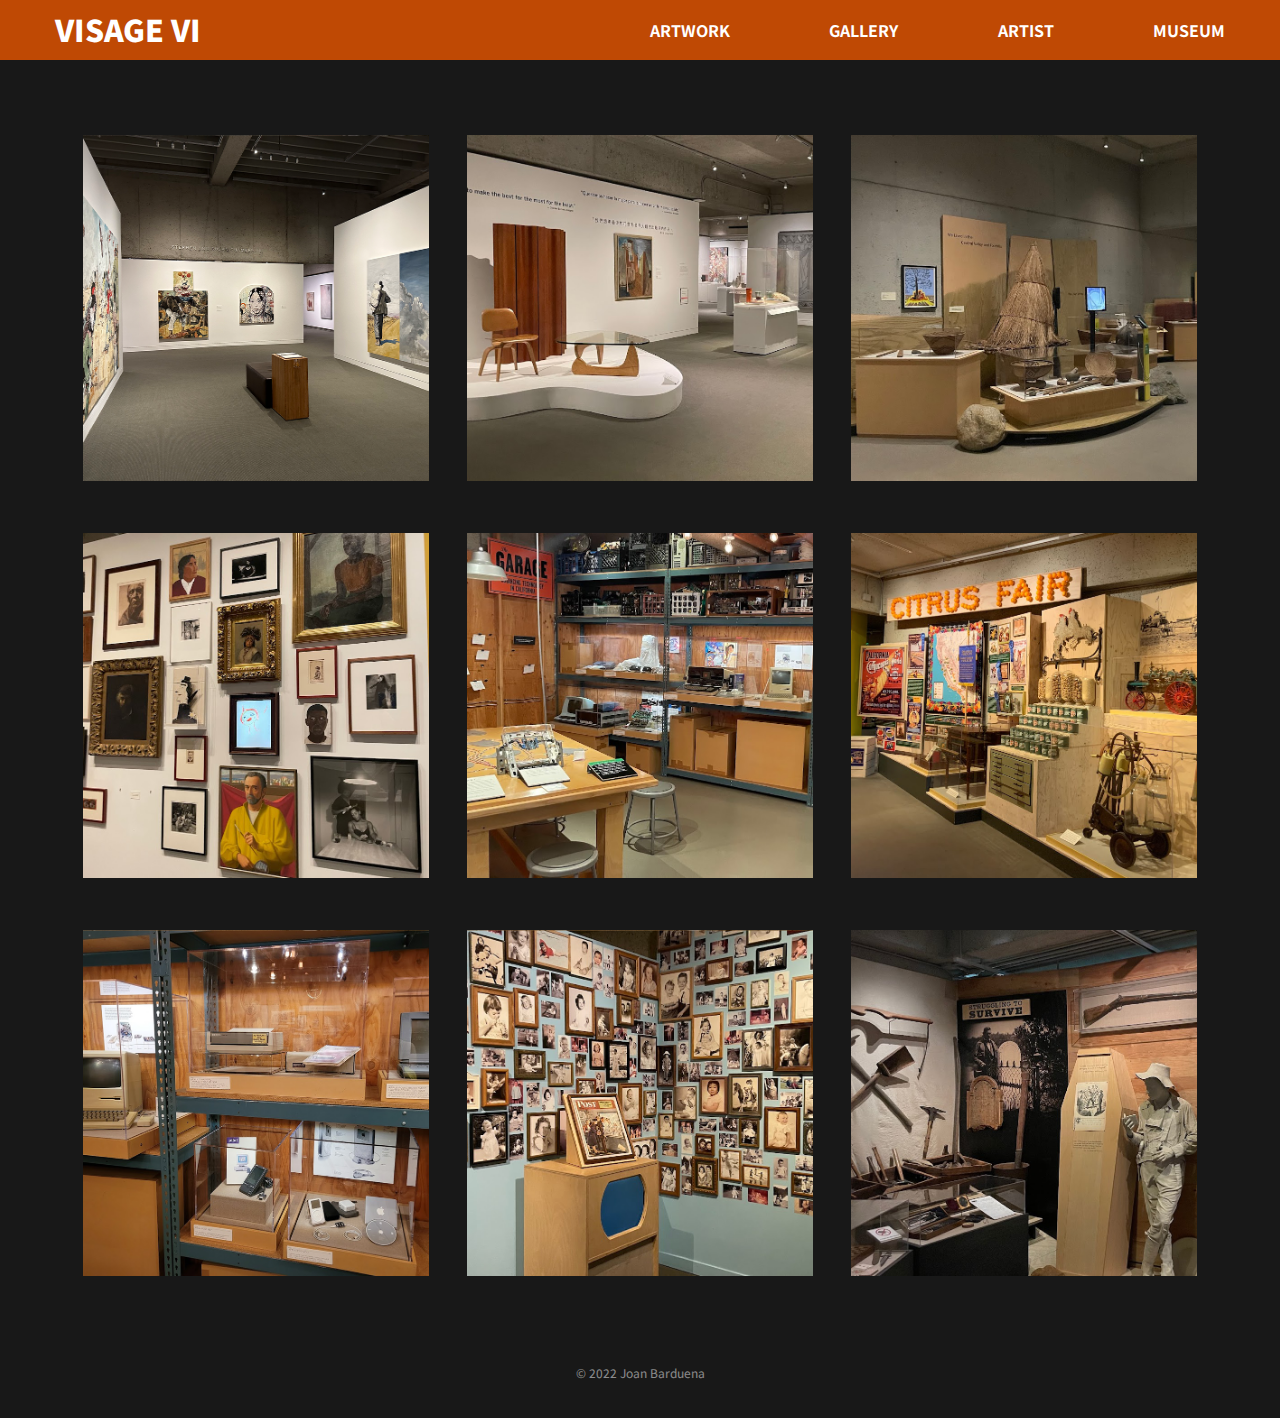
<file: Final_Assignment/html/gallery.html>
<!DOCTYPE html>
<html lang="en">

<head>
  <meta charset="UTF-8">
  <meta http-equiv="X-UA-Compatible" content="IE=edge">
  <meta name="viewport" content="width=device-width, initial-scale=1.0">


  <link rel="stylesheet" href="../styles/style.css">
  <link rel="stylesheet" href="../styles/gallery.css">

  <script src="https://ajax.googleapis.com/ajax/libs/jquery/3.6.1/jquery.min.js"></script>

  <title>Visage VI - Joan Barduena</title>
</head>

<body>

  <header>
    <div class="left-section">
      <a class="home" href="../html/index.html">VISAGE VI</a>
    </div>
    <div class="right-section">
      <a href="../html/index.html">artwork</a>
      <a class="gallery" href="../html/gallery.html">gallery</a>
      <a class="artist" href="../html/artist.html">ARTIST</a>
      <a class="museum" href="../html/museum.html">MUSEUM</a></button>
    </div>
  </header>

  <main>
    <div class="container">

      <div class="gallery-item">
        <img src="../images/gallery1.png" alt="">
      </div>
      <div class="gallery-item">
        <img src="../images/gallery2.png" alt="">
      </div>
      <div class="gallery-item">
        <img src="../images/gallery3.png" alt="">
      </div>
      <div class="gallery-item">
        <img src="../images/gallery4.png" alt="">
      </div>
      <div class="gallery-item">
        <img src="../images/gallery5.png" alt="">
      </div>
      <div class="gallery-item">
        <img src="../images/gallery6.png" alt="">
      </div>
      <div class="gallery-item">
        <img src="../images/gallery7.png" alt="">
      </div>
      <div class="gallery-item">
        <img src="../images/gallery8.png" alt="">
      </div>
      <div class="gallery-item">
        <img src="../images/gallery9.png" alt="">
      </div>


      <div class="lightbox">
        <div class="lightbox-back"></div>
        <div class="lightbox-content"></div>
      </div>

    </div>



  </main>

  <footer>
    &#169; 2022 Joan Barduena
  </footer>

</body>

<script src="../scripts/gallery.js"></script>

</html>
</file>
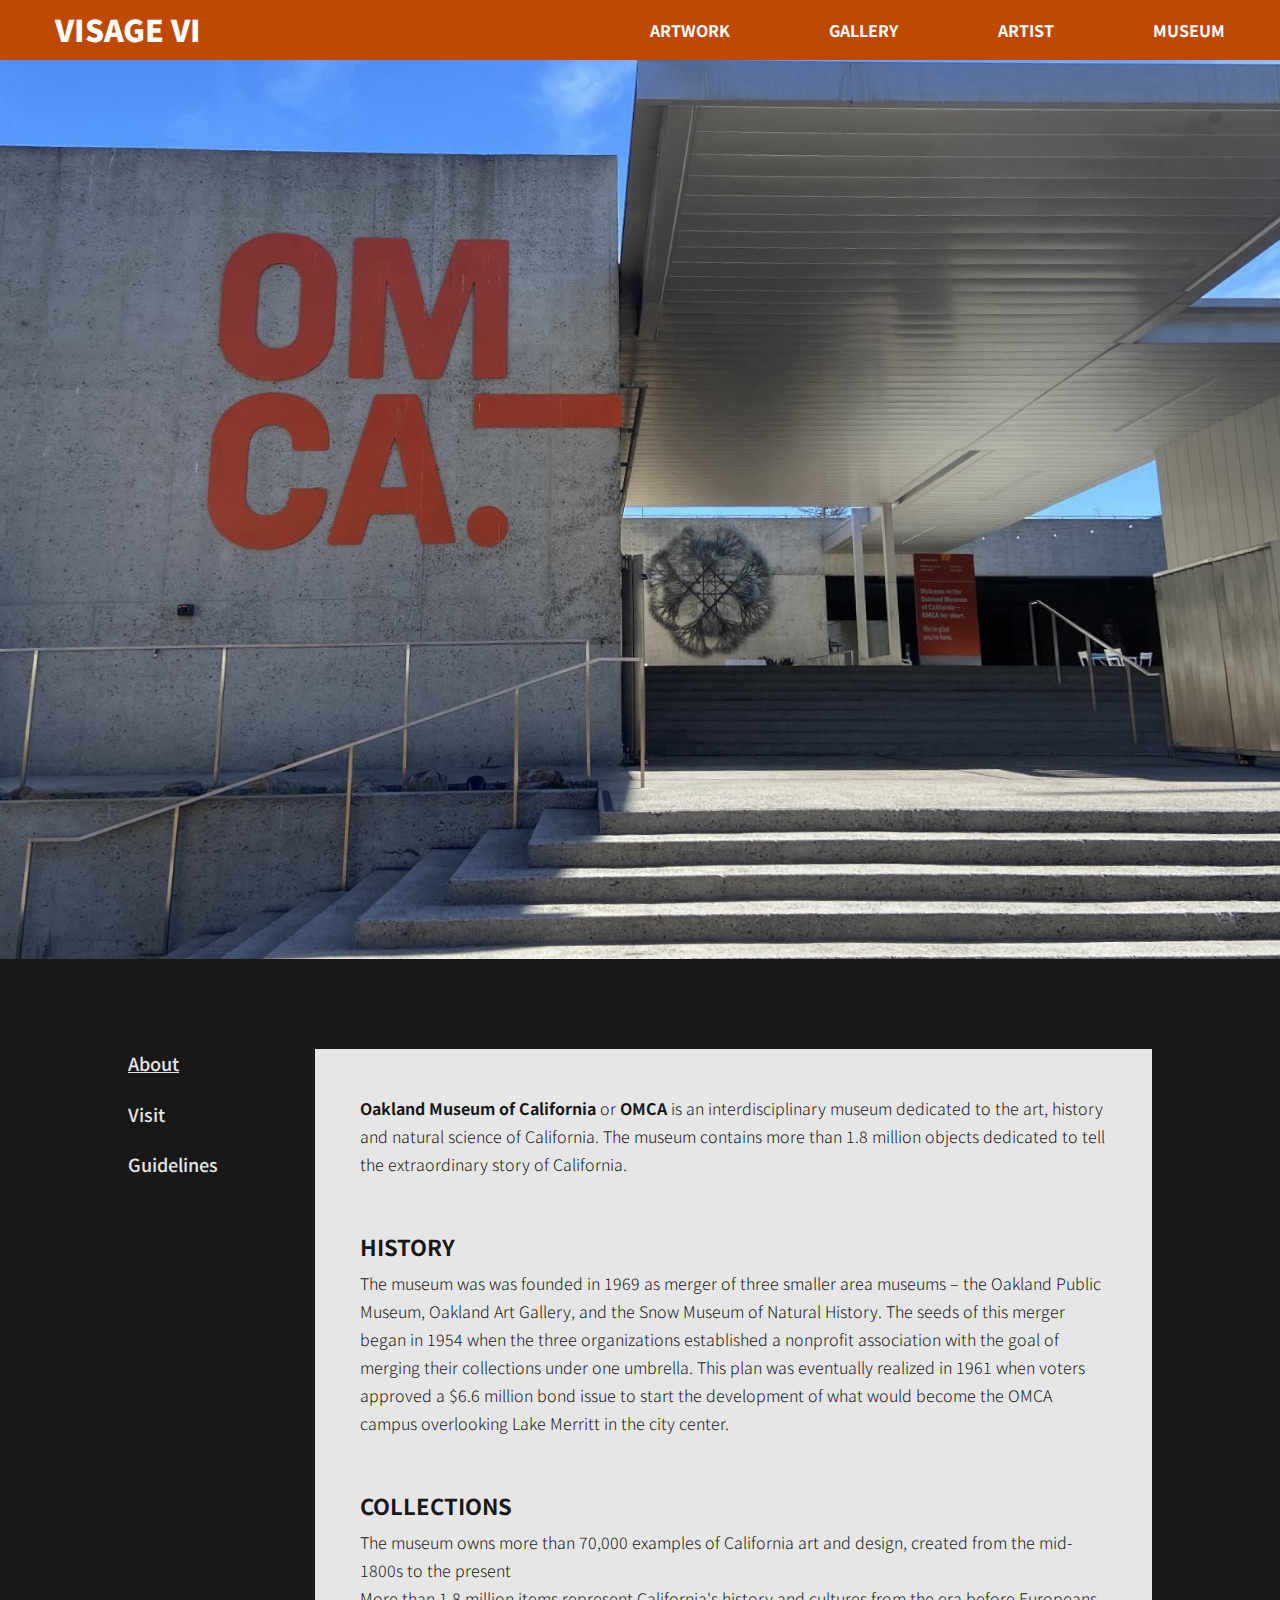
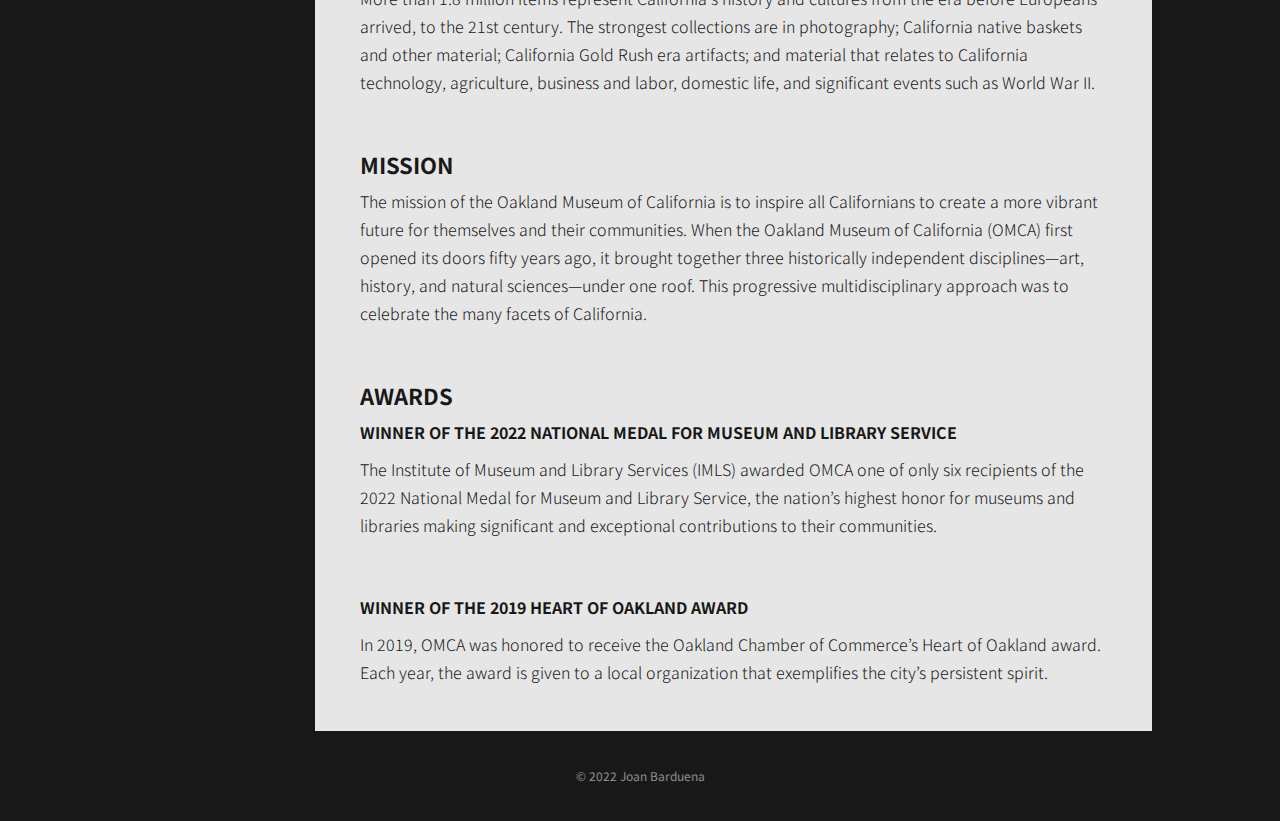
<file: Final_Assignment/html/museum.html>
<!DOCTYPE html>
<html lang="en">

<head>
  <meta charset="UTF-8">
  <meta http-equiv="X-UA-Compatible" content="IE=edge">
  <meta name="viewport" content="width=device-width, initial-scale=1.0">


  <link rel="stylesheet" href="../styles/style.css">
  <link rel="stylesheet" href="../styles/museum.css">

  <script src="https://ajax.googleapis.com/ajax/libs/jquery/3.6.1/jquery.min.js"></script>

  <title>Visage VI - Joan Barduena</title>
</head>

<body>

  <header>
    <div class="left-section">
      <a class="home" href="../html/index.html">VISAGE VI</a>
    </div>
    <div class="right-section">
      <a href="../html/index.html">artwork</a>
      <a class="gallery" href="../html/gallery.html">gallery</a>
      <a class="artist" href="../html/artist.html">ARTIST</a>
      <a class="museum" href="../html/museum.html">MUSEUM</a></button>
    </div>
  </header>

  <main>
    <!-- <div class="museum-img">
    </div>
    <div class="museum-info">
      <div class="museum-info-text">
        <h2>About OMCA</h2>
        <p>
          Lorem ipsum dolor sit amet consectetur adipisicing elit. Quos autem inventore quasi. Delectus tempora
          obcaecati dignissimos reiciendis! Inventore soluta dignissimos iusto, dolorem repellendus, accusamus quae,
          dicta beatae aspernatur impedit ratione.
          Enim nobis delectus ducimus quod ex dolorum reiciendis nemo? Beatae iure eos provident, illum autem, nobis
          molestias rerum totam necessitatibus eius illo nihil quos quaerat quisquam dicta, animi laboriosam dolorem.
          Totam explicabo impedit alias perspiciatis fuga enim soluta minus autem, quibusdam voluptate debitis adipisci
          et quidem reprehenderit deleniti repellendus nesciunt molestias, magnam dolor, quaerat obcaecati ipsa
          distinctio! Ex, perspiciatis in.
          Molestias dicta obcaecati reprehenderit assumenda tenetur modi ad sit aperiam provident quo? Suscipit amet
          iure, laborum tempora nemo expedita, rem molestiae architecto fuga quam quasi distinctio doloremque
          consectetur molestias assumenda?
        </p>
      </div>
    </div>
    <div class="museum-location">
      <div class="museum-location-left">
        <div class="museum-map">
          <iframe
            src="https://www.google.com/maps/embed?pb=!1m18!1m12!1m3!1d3152.628981616474!2d-122.2657920846816!3d37.798733879755105!2m3!1f0!2f0!3f0!3m2!1i1024!2i768!4f13.1!3m3!1m2!1s0x808f8735239bd20f%3A0x6b0555b6c779cad4!2sOakland%20Museum%20of%20California!5e0!3m2!1sen!2sus!4v1668451169255!5m2!1sen!2sus"
            width="600" height="450" style="border:0;" allowfullscreen="" loading="lazy"
            referrerpolicy="no-referrer-when-downgrade"></iframe>
        </div>
        <div class="museum-location-right">
          <div class="museum-location-flex">
            <div class="hours-title">
              hours
            </div>
            <div class="hours-text">
              <p>Wed-Sun</p>
              <p>11 AM-5 PM</p>
              <p>Fri</p>
              <p>11 AM-9 PM</p>
              <p>Mon-Tue</p>
              <p>Closed</p>
            </div>
          </div>

          <div class="museum-location-flex">
            <div class="location-title">
              location
            </div>
            <div class="location-text">
              <p>1000 Oak St</p>
              <p>Oakland, CA</p>
              <p>94607</p>
            </div>
          </div>
        </div>

      </div>
    </div> -->

    <div class="museum-img">
    </div>
    <div class="tabs">
      <div class="tabs-left">
        <h4 class="active">About</h4>
        <h4>Visit</h4>
        <h4>Guidelines</h4>
      </div>
      <div class="tabs-right">

        <aside class="active">
          <!-- <div class="title">Title 1</div>
          <div class="copy">Hot Tea</div> -->
          <p>
            <span>Oakland Museum of California</span> or <span>OMCA</span> is an interdisciplinary museum dedicated to
            the art, history and natural science of California. The museum contains more than 1.8 million objects
            dedicated to tell the extraordinary story of California.
          </p>
          <div class="title">History</div>
          <p>The museum was was founded in 1969 as merger of three smaller area museums – the Oakland Public Museum,
            Oakland Art Gallery, and the Snow Museum of Natural History. The seeds of this merger began in 1954 when the
            three organizations established a nonprofit association with the goal of merging their collections under one
            umbrella. This plan was eventually realized in 1961 when voters approved a $6.6 million bond issue to start
            the development of what would become the OMCA campus overlooking Lake Merritt in the city center.</p>
          <div class="title">Collections</div>
          <p class="last">The museum owns more than 70,000 examples of California art and design, created from the
            mid-1800s to the present</p>
          <p>More than 1.8 million items represent California's history and cultures from the era before
            Europeans
            arrived, to the 21st century. The strongest collections are in photography; California native baskets and
            other material; California Gold Rush era artifacts; and material that relates to California technology,
            agriculture, business and labor, domestic life, and significant events such as World War II.</p>
          <div class="title">Mission</div>
          <p>The mission of the Oakland Museum of California is to inspire all Californians to create a more vibrant
            future for themselves and their communities. When the Oakland Museum of California (OMCA) first opened its
            doors fifty years ago, it brought together three historically independent disciplines—art, history, and
            natural sciences—under one roof. This progressive multidisciplinary approach was to celebrate the many
            facets of California.</p>
          <div class="title">Awards</div>
          <div class="title2">WINNER OF THE 2022 NATIONAL MEDAL FOR MUSEUM AND LIBRARY SERVICE</div>
          <p>The Institute of Museum and Library Services (IMLS) awarded OMCA one of only six recipients of the 2022
            National Medal for Museum and Library Service, the nation’s highest honor for museums and libraries making
            significant and exceptional contributions to their communities.</p>
          <div class="title2">WINNER OF THE 2019 HEART OF OAKLAND AWARD</div>
          <p class="last">In 2019, OMCA was honored to receive the Oakland Chamber of Commerce’s Heart of Oakland
            award. Each year,
            the award is given to a local organization that exemplifies the city’s persistent spirit.</p>
        </aside>

        <aside class="visit">
          <div class="admission">
            <div class="title">Admission</div>
            <table>
              <tr>
                <td><span>MEMBERS</span> INCLUDES SPECIAL EXHIBITIONS</td>
                <td><span>FREE</span></td>
              </tr>
              <tr>
                <td><span>GENERAL ADMISSION</span> ADMISSION GALLERIES OF CALIFORNIA ART, HISTORY, & NATURAL SCIENCES
                </td>
                <td></td>
              </tr>
              <tr>
                <td>
                  <ul>
                    <li><span>ADULT</span> 18-64</li>
                    <li><span>SENIOR</span> 65+</li>
                    <li><span>YOUTH</span> (13-17)<span> STUDENTS, AND EDUCATORS</span> WITH VALID ID</li>
                    <li><span>CHILD </span> 12 & UNDER</li>
                    <li><span>MUSEUMS FOR ALL</span> EBT CARD HOLDERS</li>
                  </ul>
                </td>
                <td>
                  <ul class="price">
                    <li><span>$19</span></li>
                    <li><span>$16</span></li>
                    <li><span>$12</span></li>
                    <li><span>FREE</span></li>
                    <li><span>$1</span></li>
                  </ul>
                </td>
              </tr>
              <tr>
                <td><span>SPECIAL EXHIBITIONS</span></td>
                <td><span>+$6</span></td>
              </tr>
            </table>

          </div>
          <div class="title" style="margin-bottom: 2vh;">GETTING HERE</div>
          <div class="hours-and-location">

            <div class="visit-map">
              <iframe
                src="https://www.google.com/maps/embed?pb=!1m18!1m12!1m3!1d3152.628981616474!2d-122.2657920846816!3d37.798733879755105!2m3!1f0!2f0!3f0!3m2!1i1024!2i768!4f13.1!3m3!1m2!1s0x808f8735239bd20f%3A0x6b0555b6c779cad4!2sOakland%20Museum%20of%20California!5e0!3m2!1sen!2sus!4v1668451169255!5m2!1sen!2sus"
                width="600" height="600" style="border:0;" allowfullscreen="" loading="lazy"
                referrerpolicy="no-referrer-when-downgrade"></iframe>
            </div>
            <div class="visit-info">
              <div class="visit-hours">
                <div class="title">Hours</div>
                <p>Wed-Sun: 11 AM - 5 PM</p>
                <p>Fri: 11 AM - 9 PM</p>
                <p>Mon-Tue: Closed</p>
              </div>
              <div class="visit-location">
                <div class="title">Location</div>
                <p>1000 Oak Street, Oakland CA 94607</p>
                <p></p>
              </div>
            </div>
          </div>


        </aside>
        <aside class="guidelines">
          <div class="title">in the museum</div>
          <div class="title2">Mask</div>
          <p>Masks are encouraged. Please be considerate of those around you as we work together to keep our community
            safe. Masks are available upon request at the ticketing desk for those who would like one.</p>
          <div class="title2">Food and Beverages</div>
          <p>No food, bottled water, or other beverages are permitted in the galleries. Sealed food or drink in a bag or
            purse is permitted. If you have a medical need for water, please see the ticketing desk.</p>
          <div class="title2">Photography</div>
          <p>OMCA encourages photography for personal (non-commercial) use, unless otherwise noted. No selfie-sticks,
            tripods, or mono-pods. For commercial inquiries and exceptions, vist our Press + Media site.</p>
          <div class="title2">Pen Policy</div>
          <p>Only pencils are permitted in the galleries; no pens or other art materials. Pencils are available from the
            ticketing desk.</p>
          <div class="title2">Visitor Insights</div>
          <p>We staff our exhibitions with Visitor Insights Specialists who address visitor needs and foster
            conversations. They are also researchers who collect visitors’ feedback and you may be asked to participate
            in an interview or survey to help OMCA improve our work.</p>
          <div class="title2">Infant Feeding</div>
          <p>We allow breastfeeding and bottle-feeding in all spaces. Bottles should remain under the control of an
            adult in the gallery spaces.</p>
          <div class="title2">Backpacks & Large Items</div>
          <p class="last">Backpacks must be worn on the front, carried on your side like a briefcase, or checked in one
            of our free
            lockers. Other items should be checked in our free lockers. OMCA does not have the ability to store
            over-sized
            items, including skateboards.</p>
        </aside>
      </div>

    </div>

  </main>

  <footer>
    &#169; 2022 Joan Barduena
  </footer>

</body>

<script src="../scripts/gallery.js"></script>

</html>
</file>
<file: Final_Assignment/styles/style.css>
@import url('https://fonts.googleapis.com/css2?family=Noto+Sans+JP:wght@300;400;500;700;900&display=swap');

* {
  margin: 0;

}

html,
body {
  min-height: 100vh;
  display: flex;
  flex-direction: column;
}

body {
  font-family: 'Noto Sans JP', sans-serif;
  font-size: 16px;
  line-height: 28px;
  background-color: #181818;
  color: rgb(230, 230, 230);
  margin-bottom: -10vh;

  display: flex;
  flex-direction: column;
}

main {
  margin-top: 59px;
}

h2 {
  font-weight: 700;
  font-size: 26px;
}

p {
  font-size: 16px;
}

/* ------- NAVIGATION BAR ------- */

header {
  top: 0;
  height: 60px;
  display: flex;
  flex-direction: row;
  align-items: center;
  position: fixed;
  width: 100%;
  background-color: rgba(39, 39, 39, 255);
  background-color: #BF4904;
  z-index: 100;
}

.left-section {
  flex: 1;
  margin-left: 5vh;
}

a {
  color: white;
  text-transform: uppercase;
  text-decoration: none;
  font-weight: 700;

  display: inline-block;
  padding: 3px 10px;
  position: relative;
}

/* !important --- animation extracted from Internet */

.right-section a:after {
  background: none repeat scroll 0 0 transparent;
  bottom: 0;
  content: "";
  display: block;
  height: 2px;
  left: 50%;
  position: absolute;
  background: #fff;
  transition: width 0.3s ease 0s, left 0.3s ease 0s;
  width: 0;
}

.right-section a:hover:after {
  width: 100%;
  left: 0;
}

.home {
  font-size: 30px;
  font-weight: 900;
}

.right-section {
  flex: 1;
  margin-right: 5vh;
  display: flex;
  flex-direction: row;
  justify-content: space-between;
}

.right-section a {
  /* margin-left: 5vh; */
  text-align: center;
  font-size: 16px;
}

/* ------- FOOTER ------- */

footer {
  /* background-color: #BF4904; */
  height: 10vh;
  margin-top: auto;
  /* border-top: 2px solid white; */

  font-size: 12px;
  color: rgba(255, 255, 255, 0.5);

  display: flex;
  justify-content: center;
  align-items: center;
}

/* ----- RESPONSIVE DESIGN ------ */

@media only screen and (max-width: 860px) {

  body {
    font-family: 'Noto Sans JP', sans-serif;
    font-size: 14px;
    line-height: 22px;
    background-color: #181818;
  }

  h2 {
    font-weight: 700;
    font-size: 20px;
  }

  .home {
    font-size: 18px;
  }

  .left-section {
    margin-left: 1vh;
  }

  .right-section {
    margin-right: 1vh;
  }

  .right-section a {
    margin-left: 1vh;
  }
}
</file>
<file: Final_Assignment/styles/gallery.css>
main {
  height: auto;
  margin-top: 15vh;

  display: flex;
  flex-grow: 1;
  justify-content: center;
  align-items: center;
}

.container {
  width: 90%;

  display: grid;
  grid-template-columns: 1fr 1fr 1fr;
  justify-items: center;
  align-items: center;
}

.gallery-item {
  width: 90%;
  height: auto;
}

.gallery-item img {
  width: 100%;
  height: auto;
  margin-bottom: 5vh;
  object-fit: cover;
  object-position: center;


  transform: scale(1);
  transition: all 0.5s ease;
}

.gallery-item img:hover {
  cursor: pointer;
  transform: scale(1.05);
  transition: all 0.5s ease;
}

.lightbox {
  position: fixed;
  top: 0;
  left: 0;
  width: 100%;
  height: 100%;
  pointer-events: none;
  opacity: 0;
}

.lightbox.active {
  opacity: 1;
  pointer-events: initial;
}

.lightbox-back {
  position: absolute;
  top: 0;
  left: 0;
  width: 100%;
  height: 100%;
  background-color: rgba(0, 0, 0, 0.75);
  cursor: pointer;
}

.lightbox-content {
  position: absolute;
  top: 55%;
  left: 50%;
  max-height: calc(100% - 6vw);
  max-width: calc(100% - 6vw);
  transform: translate(-50%, -50%);
}

.lightbox-content img {
  max-width: 100%;
  max-height: 80vh;
}

.lightbox-content::after {
  content: '\000D7';
  position: absolute;
  top: -2vw;
  right: -2vw;
  font-size: 1.5vw;
  line-height: 2vw;
  text-align: center;
  color: #fff;
  opacity: 0.7;
  pointer-events: none;
}

@media only screen and (max-width: 620px) {

  main {
    margin-top: 11vh;
    margin-bottom: 0;
  }

  .container {
    height: 100%;
    width: 100%;
    grid-template-columns: 1fr;
  }

  .lightbox-content {
    width: 100%;
  }
}
</file>
<file: Final_Assignment/styles/museum.css>
main {
  display: flex;
  flex-direction: column;
  align-items: center;

  height: auto;
  font-size: 40px;

  color: #181818;
}

.museum-img {
  height: 100vh;
  width: 100%;
  background-image: url("../images/museum.jpeg");
  background-position: center;
  background-size: cover;
  background-repeat: no-repeat;
}


iframe {
  width: 100%;
  height: 100%;
}

.tabs {
  padding-top: 10vh;
  display: flex;
  height: auto;
  width: 80%;
}

.tabs-left {
  flex: 1;
  display: flex;
  flex-direction: column;
}

.tabs-right {
  padding: 5vh;
  flex: 4;
  background-color: rgb(230, 230, 230);
}

h4 {
  color: rgb(230, 230, 230);
  font-size: 18px;
  margin-bottom: 2.5vh;
  font-weight: 500;
}

h4:hover {
  cursor: pointer;
  text-decoration: underline;
}

h4.active {
  text-decoration: underline;
}

.title {
  text-transform: uppercase;
  font-size: 22px;
  font-weight: bold;
  margin-bottom: 1vh;
}

.title2 {
  text-transform: uppercase;
  font-size: 16px;
  font-weight: bold;
  margin-bottom: 1vh;
}

p {
  font-size: 16px;
  font-weight: 300;
  margin-bottom: 6vh;
}

span {
  font-weight: bold;
}

.visit {
  display: flex;
  flex-direction: column;
}

.admission {
  margin-bottom: 6vh;
}

table {
  width: 100%;
  color: #181818;
  font-size: 16px;
  font-weight: 300;
}

td {
  padding: 2vh;
}

.price {
  list-style-type: none;
  padding: 0;
}

.hours-and-location {
  display: flex;
  height: 60vh;
}

.visit-map {
  flex: 3;
}

.visit-info {
  flex: 1;
  padding-left: 6vh;
}

.visit-hours {
  margin-bottom: 6vh;
}

.visit-info p {
  margin-bottom: 1vh;
}

.guidelines .title {
  margin-bottom: 4vh;
}

.guidelines .title2 {
  margin-bottom: 0;
}

.guidelines p {
  margin-bottom: 4vh;
}

.last {
  margin-bottom: 0;
}

@media only screen and (max-width: 860px) {

  .museum-img {
    height: 20%;
  }
}
</file>
